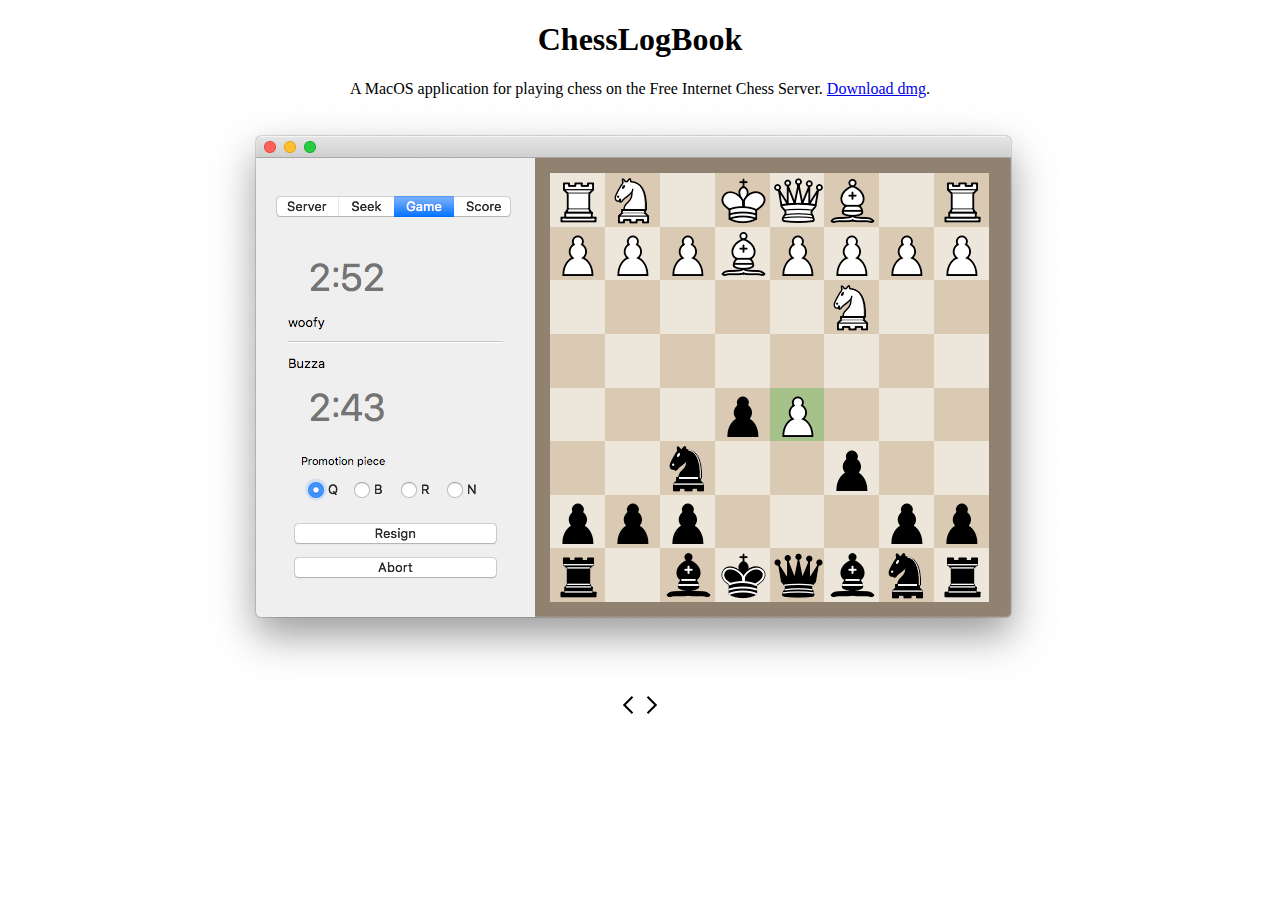
<file: index.html>
<!DOCTYPE html>
<html>
<head>
	<title>ChessLogBook</title>
	<script src="siema.min.js"></script>
	<link rel="stylesheet" type="text/css" href="style.css">
	<!-- Google Tag Manager -->
	<script>(function(w,d,s,l,i){w[l]=w[l]||[];w[l].push({'gtm.start':
	new Date().getTime(),event:'gtm.js'});var f=d.getElementsByTagName(s)[0],
	j=d.createElement(s),dl=l!='dataLayer'?'&l='+l:'';j.async=true;j.src=
	'https://www.googletagmanager.com/gtm.js?id='+i+dl;f.parentNode.insertBefore(j,f);
	})(window,document,'script','dataLayer','GTM-5LH8TSN');</script>
	<!-- End Google Tag Manager -->
</head>
<body>
	<!-- Google Tag Manager (noscript) -->
	<noscript><iframe src="https://www.googletagmanager.com/ns.html?id=GTM-5LH8TSN"
	height="0" width="0" style="display:none;visibility:hidden"></iframe></noscript>
	<!-- End Google Tag Manager (noscript) -->
	<h1>ChessLogBook</h1>
	<div style="text-align:center">
		A MacOS application for playing chess on the Free Internet Chess Server. <a id="ChessLogBookDownload" class="download" href="https://github.com/mwpb/ChessLogBook/raw/master/ChessLogBook.dmg">Download dmg</a>.
	</div>
	<div class="siema">
	  <img src="./images/game_screen_smaller2.png">
	  <img src="./images/score_widget_small.png">
	  <img src="./images/server_widget_small.png">
	  <img src="./images/seek_widget_small.png">
	</div>
	<div style="text-align: center; margin-bottom: 50px">
		<svg xmlns="http://www.w3.org/2000/svg" width="20" height="20" viewBox="0 0 20 20" onclick="si.prev()">
			<title>previous LTR</title>
			<path d="M4.8 10l9 9 1.4-1.5L7.8 10l7.4-7.5L13.8 1z"/>
		</svg>
		<svg xmlns="http://www.w3.org/2000/svg" width="20" height="20" viewBox="0 0 20 20" onclick="si.next()">
			<title>next LTR</title>
			<path d="M6.2 1L4.8 2.5l7.4 7.5-7.4 7.5L6.2 19l9-9z"/>
		</svg>
	</div>
	<script type="text/javascript">
		si = new Siema()
	</script>
</body>
</html>
</file>
<file: style.css>
h1 {text-align: center;}
h2 {text-align: center;}
h3 {text-align: center;}
h4 {text-align: center;}
h5 {text-align: center;}
h6 {text-align: center;}
body {
	margin: 0 auto;
	max-width:880px;
	overflow-x: hidden;
	margin-right:auto;
	margin-left:auto;
}

img {
	max-width:100%
}

siema {
	margin:0 0 0 0;
}
</file>
